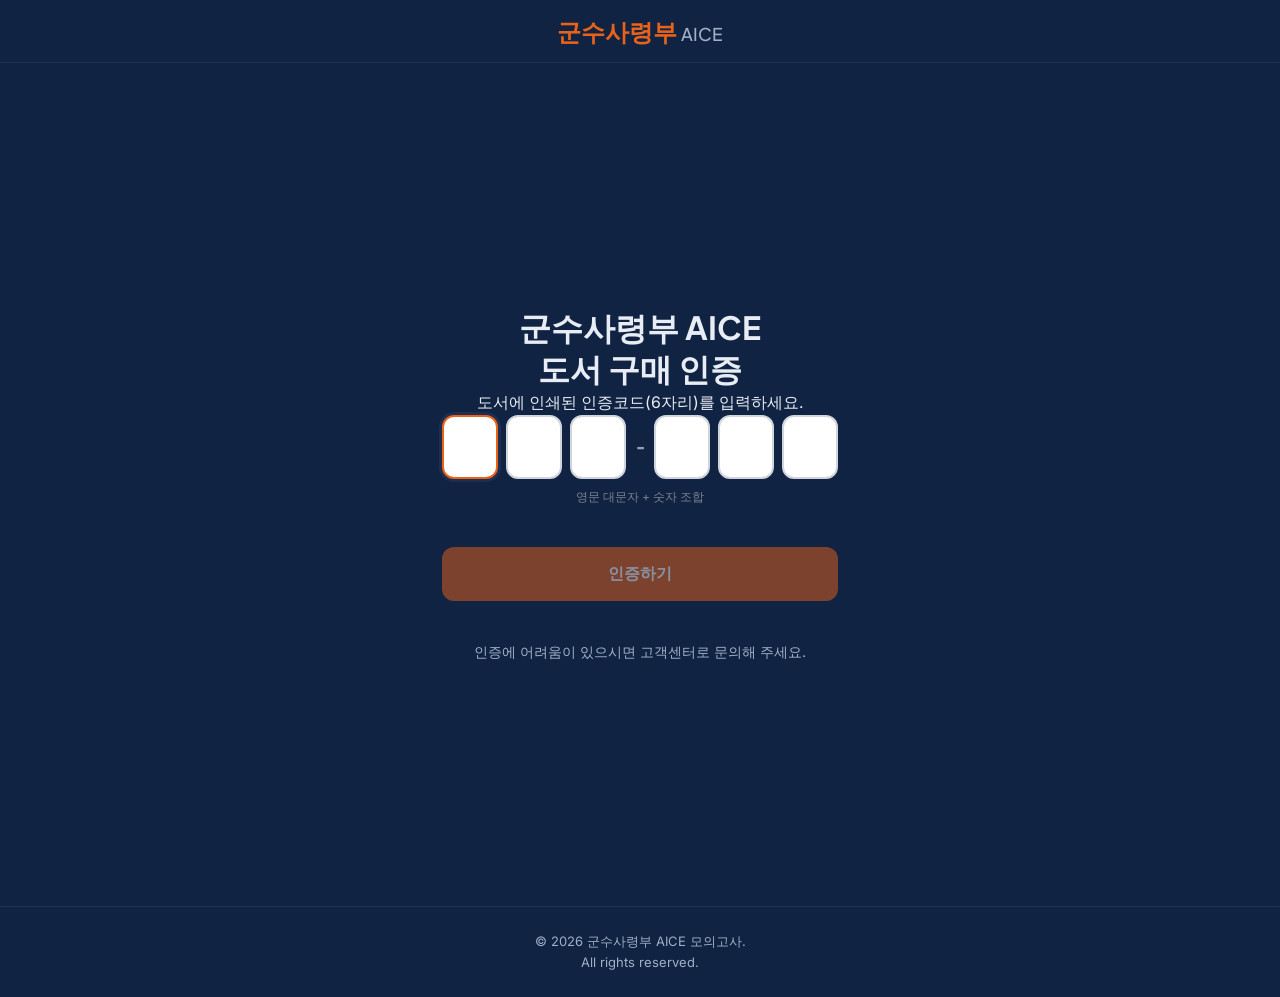
<file: index.html>
<!DOCTYPE html>
<html lang="ko">
<head>
  <meta charset="UTF-8">
  <meta name="viewport" content="width=device-width, initial-scale=1.0">
  <title>AICE 가상 모의고사</title>
  <meta name="description" content="AICE 자격증 가상 모의고사 - 도서 구매자 전용 학습 서비스">
  <style>
    body { margin: 0; display: flex; align-items: center; justify-content: center; min-height: 100vh; font-family: system-ui, sans-serif; background: #fbf8ff; color: #31323b; }
    .loading { text-align: center; }
    .spinner { width: 32px; height: 32px; border: 3px solid #ddd; border-top-color: #4f5d8c; border-radius: 50%; animation: spin 0.6s linear infinite; margin: 0 auto 1rem; }
    @keyframes spin { to { transform: rotate(360deg); } }
  </style>
  <script>
    (function () {
      var isMobile = /Android|iPhone|iPad|iPod|webOS|BlackBerry|Opera Mini|IEMobile/i.test(navigator.userAgent)
        || window.innerWidth < 768;

      if (isMobile) {
        window.location.replace('mobile.html');
        return;
      }

      try {
        var auth = JSON.parse(localStorage.getItem('aice_auth'));
        if (auth && auth.authenticated) {
          window.location.replace('lobby.html');
          return;
        }
      } catch (e) {}

      window.location.replace('auth.html');
    })();
  </script>
</head>
<body>
  <div class="loading">
    <div class="spinner"></div>
    <p>로딩 중...</p>
  </div>
</body>
</html>
</file>
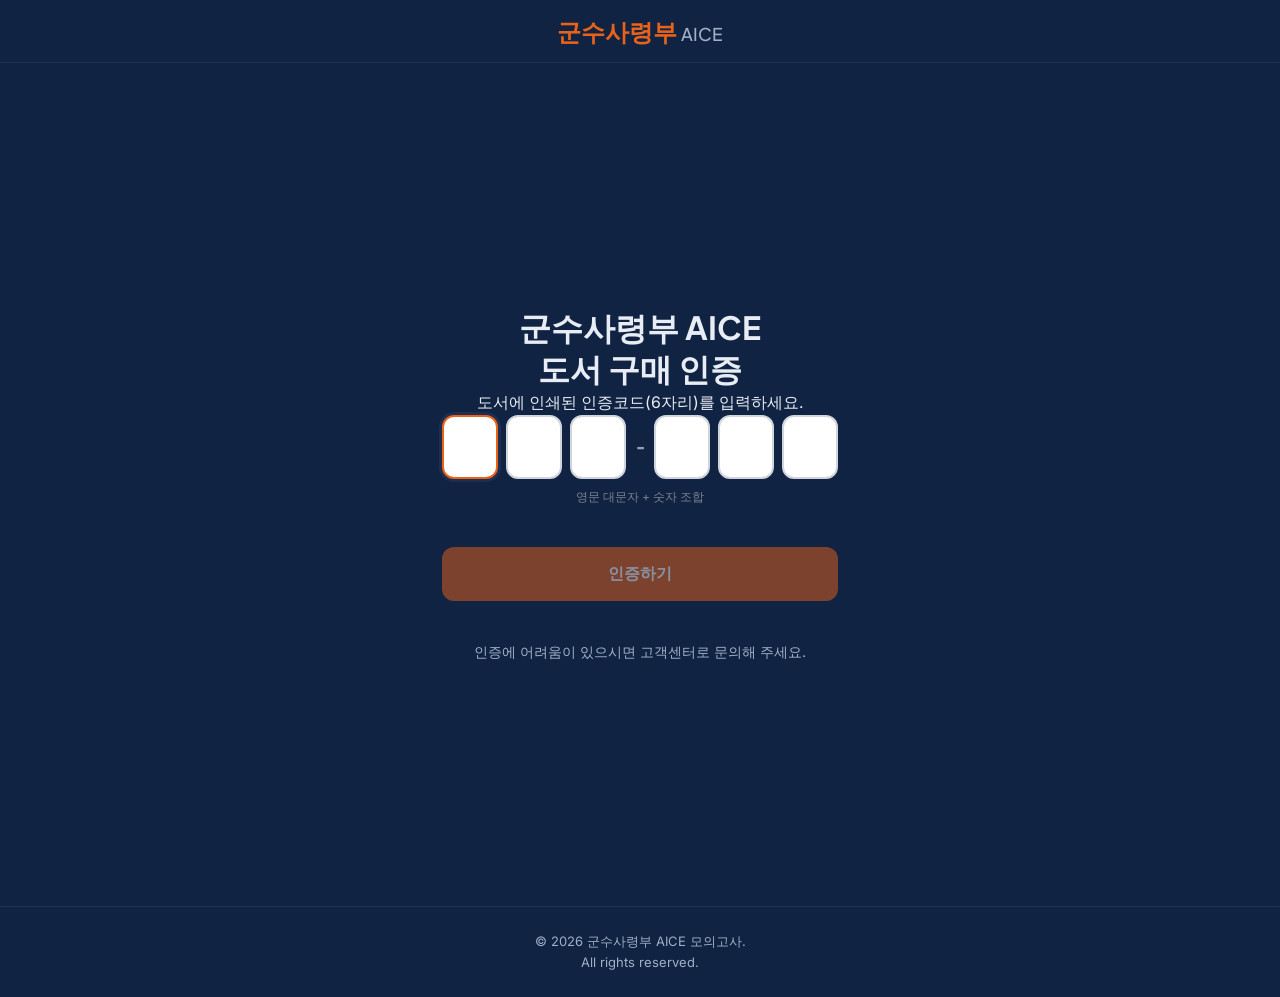
<file: auth.html>
<!DOCTYPE html>
<html lang="ko">
<head>
  <meta charset="UTF-8">
  <meta name="viewport" content="width=device-width, initial-scale=1.0">
  <title>AICE 모의고사 - 도서 인증</title>
  <meta name="description" content="AICE 가상 모의고사 서비스 - 도서 인증 후 학습을 시작하세요.">
  <link rel="icon" type="image/jpeg" href="assets/favicon.jpg">
  <meta property="og:title" content="AICE 가상 모의고사">
  <meta property="og:description" content="AICE 자격증 모의고사 - 14문항 데이터 분석 실전 연습">
  <meta property="og:image" content="assets/og-image.jpg">
  <meta property="og:type" content="website">
  <!-- Fonts -->
  <link rel="preconnect" href="https://fonts.googleapis.com">
  <link rel="preconnect" href="https://fonts.gstatic.com" crossorigin>
  <link href="https://fonts.googleapis.com/css2?family=Plus+Jakarta+Sans:wght@400;500;600;700;800&family=Inter:wght@400;500;600&family=Space+Grotesk:wght@400;500;600;700&family=Manrope:wght@400;500;600;700&family=JetBrains+Mono:wght@400;500;700&display=swap" rel="stylesheet">
  <!-- FOUC prevention: apply theme before paint -->
  <link rel="stylesheet" href="css/theme-a.css">
  <link rel="stylesheet" href="css/base.css">
</head>
<body>
  <!-- Header -->
  <header class="header" style="justify-content: center;">
    <div class="logo">군수사령부 <span class="logo-sub">AICE</span></div>
  </header>

  <!-- Main Content -->
  <main style="min-height: calc(100vh - 57px); display: flex; align-items: center; justify-content: center;">
    <div class="container-narrow text-center">
      <div class="animate-in">
        <!-- Auth Card (white background) -->
        <div class="auth-card">
          <h1 class="auth-card-title">군수사령부 AICE<br>도서 구매 인증</h1>
          <p class="auth-card-desc">
            도서에 인쇄된 인증코드(6자리)를 입력하세요.
          </p>

          <!-- OTP Input -->
          <form id="auth-form" autocomplete="off">
            <div class="flex flex-center gap-sm" id="otp-container" style="margin-bottom: 0.5rem;">
              <input type="text" class="otp-input" maxlength="1" inputmode="text" autocomplete="off" data-index="0" aria-label="인증코드 1자리">
              <input type="text" class="otp-input" maxlength="1" inputmode="text" autocomplete="off" data-index="1" aria-label="인증코드 2자리">
              <input type="text" class="otp-input" maxlength="1" inputmode="text" autocomplete="off" data-index="2" aria-label="인증코드 3자리">
              <div style="width: 12px; display: flex; align-items: center; justify-content: center; color: #9aa0a8; font-size: 1.25rem; font-weight: 700;">-</div>
              <input type="text" class="otp-input" maxlength="1" inputmode="text" autocomplete="off" data-index="3" aria-label="인증코드 4자리">
              <input type="text" class="otp-input" maxlength="1" inputmode="text" autocomplete="off" data-index="4" aria-label="인증코드 5자리">
              <input type="text" class="otp-input" maxlength="1" inputmode="text" autocomplete="off" data-index="5" aria-label="인증코드 6자리">
            </div>

            <p class="text-xs" style="margin-bottom: 1.5rem; color: #7a8290;">영문 대문자 + 숫자 조합</p>

            <div class="error-msg" id="error-msg">인증 코드가 올바르지 않습니다.</div>

            <button type="submit" class="btn btn-primary btn-lg w-full" id="verify-btn" disabled style="margin-top: 1rem;">
              인증하기
            </button>

            <p class="text-xs" id="lockout-msg" style="margin-top: 0.75rem; display: none; color: #7a8290;"></p>
          </form>
        </div>

        <!-- Help text (navy background) -->
        <div style="margin-top: 2.5rem;">
          <p class="text-sm text-muted">인증에 어려움이 있으시면 고객센터로 문의해 주세요.</p>
        </div>
      </div>
    </div>
  </main>

  <footer class="footer">&copy; 2026 군수사령부 AICE 모의고사.<br>All rights reserved.</footer>

  <!-- Toast -->
  <div class="toast" id="toast"></div>

  <script src="js/auth.js"></script>
  <script src="js/protection.js"></script>
</body>
</html>
</file>
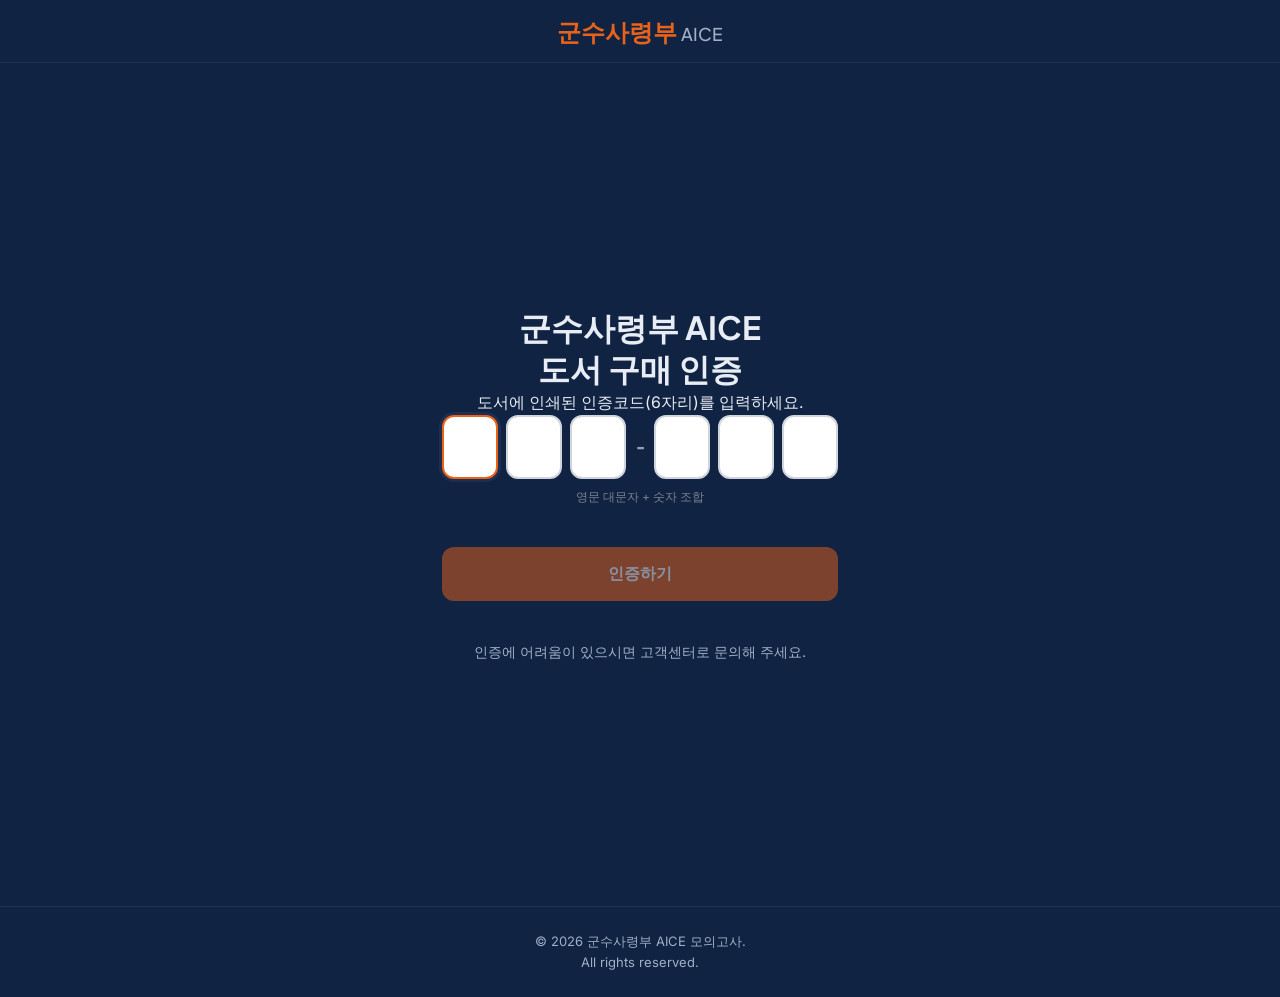
<file: lobby.html>
<!DOCTYPE html>
<html lang="ko">
<head>
  <meta charset="UTF-8">
  <meta name="viewport" content="width=device-width, initial-scale=1.0">
  <title>AICE 모의고사 - 학습 로비</title>
  <link rel="icon" type="image/jpeg" href="assets/favicon.jpg">
  <meta property="og:title" content="AICE 가상 모의고사">
  <meta property="og:description" content="AICE 자격증 모의고사 - 14문항 데이터 분석 실전 연습">
  <meta property="og:image" content="assets/og-image.jpg">
  <meta property="og:type" content="website">
  <link rel="preconnect" href="https://fonts.googleapis.com">
  <link rel="preconnect" href="https://fonts.gstatic.com" crossorigin>
  <link href="https://fonts.googleapis.com/css2?family=Plus+Jakarta+Sans:wght@400;500;600;700;800&family=Inter:wght@400;500;600&family=Space+Grotesk:wght@400;500;600;700&family=Manrope:wght@400;500;600;700&display=swap" rel="stylesheet">
  <link rel="stylesheet" href="css/theme-a.css">
  <link rel="stylesheet" href="css/base.css">
</head>
<body>
  <!-- Auth Guard -->
  <script>
    (function(){
      try {
        var auth = JSON.parse(localStorage.getItem('aice_auth'));
        if (!auth || !auth.authenticated) { window.location.replace('auth.html'); }
      } catch(e) { window.location.replace('auth.html'); }
    })();
  </script>

  <!-- Header -->
  <header class="header">
    <div class="logo">군수사령부 AICE</div>
    <div class="header-search">
      <input type="text" placeholder="허용 라이브러리(NumPy, pandas 등) 공식 문서 검색" disabled>
      <span class="header-search-icon">🔍</span>
    </div>
    <div class="header-actions">
      <button class="btn btn-ghost btn-sm" id="logout-btn">로그아웃</button>
    </div>
  </header>

  <!-- Main -->
  <main class="lobby-main">
  <div class="container" style="padding-top: 2rem; padding-bottom: 3rem;">
    <div class="lobby-layout">
      <!-- Left: Exam Cards Grid -->
      <div class="lobby-cards">
        <div class="grid grid-2" id="exam-grid">
          <!-- Rendered by JS -->
        </div>
      </div>

      <!-- Right: Sidebar Stats -->
      <div class="lobby-sidebar">
        <div class="lobby-stat-card">
          <h3>전체 통계</h3>
          <div class="lobby-stat-row">
            <span>전체 회차</span>
            <span id="stat-total-exams">8</span>
          </div>
          <div class="lobby-stat-row">
            <span>활성 회차</span>
            <span id="stat-active-exams">1</span>
          </div>
          <div class="lobby-stat-row">
            <span>총 문항 수</span>
            <span id="stat-total-questions">14</span>
          </div>
        </div>
        <div class="lobby-stat-card">
          <h3>내 점수 기록<br><small style="font-weight:400; color:#7a8290;">(Local Storage)</small></h3>
          <div class="lobby-stat-row">
            <span>학습 완료 문항</span>
            <span id="stat-viewed">0</span>
          </div>
          <div class="lobby-stat-row">
            <span>진행률</span>
            <span id="stat-progress">0%</span>
          </div>
        </div>
      </div>
    </div>
  </div>
  </main>

  <footer class="footer">&copy; 2026 군수사령부 AICE 모의고사. All rights reserved.</footer>

  <!-- Toast -->
  <div class="toast" id="toast"></div>

  <script src="js/colab-notice.js"></script>
  <script src="js/lobby.js"></script>
  <script src="js/protection.js"></script>
</body>
</html>
</file>
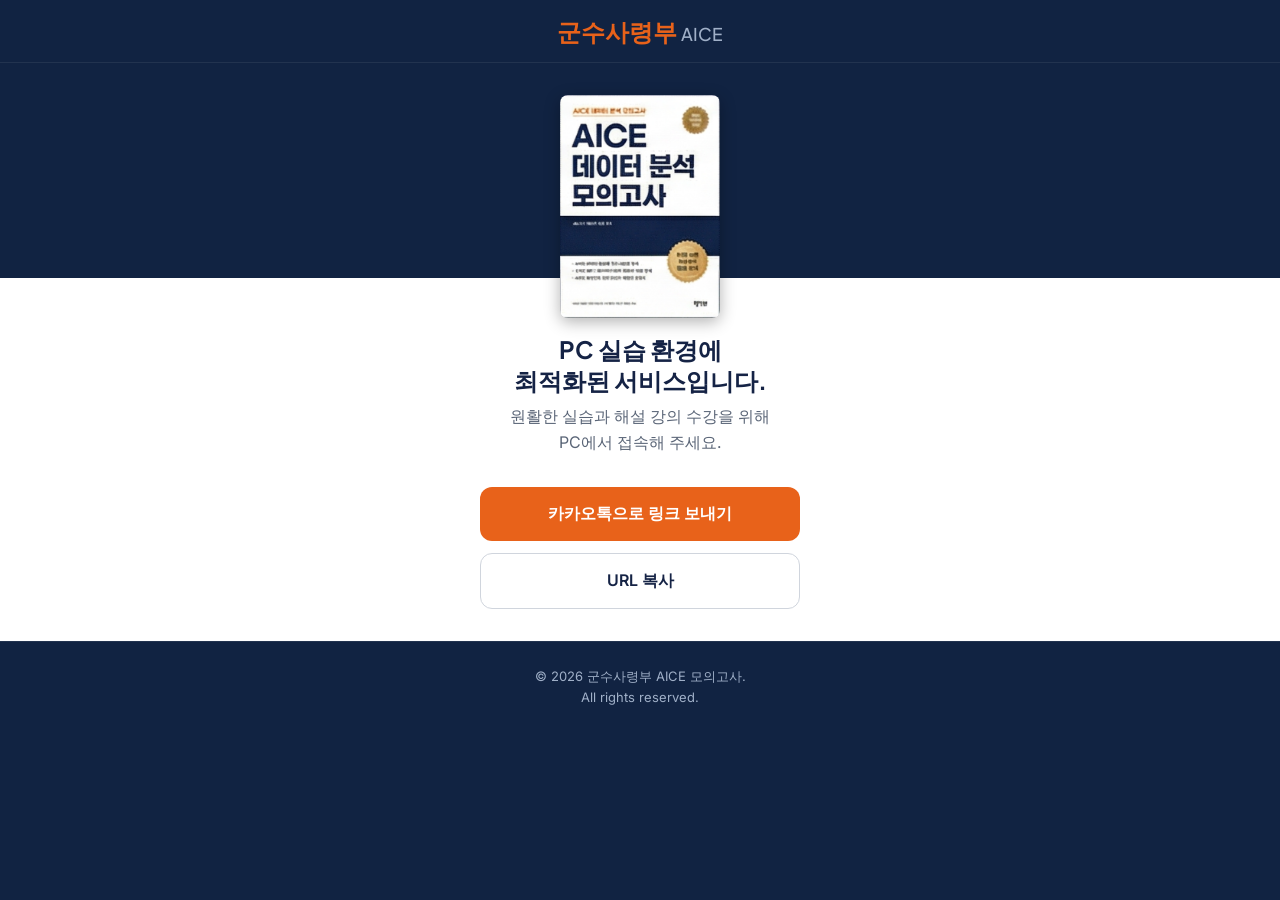
<file: mobile.html>
<!DOCTYPE html>
<html lang="ko">
<head>
  <meta charset="UTF-8">
  <meta name="viewport" content="width=device-width, initial-scale=1.0">
  <title>AICE 모의고사 - 모바일 안내</title>
  <meta name="description" content="AICE 가상 모의고사는 PC 환경에서 최적화되어 있습니다.">
  <link rel="icon" type="image/jpeg" href="assets/favicon.jpg">
  <meta property="og:title" content="AICE 가상 모의고사">
  <meta property="og:description" content="AICE 자격증 모의고사 - 14문항 데이터 분석 실전 연습">
  <meta property="og:image" content="assets/og-image.jpg">
  <meta property="og:type" content="website">
  <link rel="preconnect" href="https://fonts.googleapis.com">
  <link rel="preconnect" href="https://fonts.gstatic.com" crossorigin>
  <link href="https://fonts.googleapis.com/css2?family=Plus+Jakarta+Sans:wght@400;500;600;700;800&family=Inter:wght@400;500;600&family=Space+Grotesk:wght@400;500;600;700&family=Manrope:wght@400;500;600;700&display=swap" rel="stylesheet">
  <link rel="stylesheet" href="css/theme-a.css">
  <link rel="stylesheet" href="css/base.css">
  <style>
    .mobile-hero {
      display: flex;
      flex-direction: column;
      align-items: stretch;
      justify-content: flex-start;
      padding: 0;
      text-align: center;
    }
    .mobile-icon {
      font-size: 4rem;
      margin-bottom: 1.5rem;
    }
    .mobile-actions {
      display: flex;
      flex-direction: column;
      gap: 0.75rem;
      width: 100%;
      max-width: 320px;
      margin: 2rem auto 0;
    }
    .feature-list {
      list-style: none;
      text-align: left;
      margin: 2rem 0;
      max-width: 320px;
    }
    .feature-list li {
      display: flex;
      align-items: flex-start;
      gap: 0.75rem;
      padding: 0.5rem 0;
      font-size: 0.9375rem;
      color: var(--color-on-surface-variant);
    }
    .feature-list li .icon {
      flex-shrink: 0;
      width: 24px;
      text-align: center;
    }
  </style>
</head>
<body>
  <!-- Header -->
  <header class="header" style="justify-content: center;">
    <div class="logo">군수사령부 <span class="logo-sub">AICE</span></div>
  </header>

  <div class="mobile-hero" style="padding: 0;">
    <div class="animate-in" style="width: 100%;">
      <!-- Book Cover (navy background, image overlaps into white) -->
      <div style="background: var(--color-surface); padding: 2rem 1.5rem 0; text-align: center;">
        <img src="assets/book-cover.png" alt="AICE 데이터 분석 모의고사" style="width: 160px; margin: 0 auto; border-radius: 8px; box-shadow: 0 4px 16px rgba(0,0,0,0.3); position: relative; margin-bottom: -40px;">
      </div>

      <!-- White section: text + buttons -->
      <div style="background: #ffffff; padding: 3.5rem 1.5rem 2rem; text-align: center;">
        <h1 style="margin-bottom: 0.5rem; font-size: 1.5rem; color: #152345;">PC 실습 환경에<br>최적화된 서비스입니다.</h1>
        <p style="max-width: 300px; margin: 0 auto 2rem; color: #5a6577;">
          원활한 실습과 해설 강의 수강을 위해<br>PC에서 접속해 주세요.
        </p>

        <div class="mobile-actions" style="margin-top: 0;">
          <button class="btn btn-primary btn-lg w-full" id="share-btn">
            카카오톡으로 링크 보내기
          </button>
          <button class="btn btn-secondary btn-lg w-full" id="copy-link-btn" style="background: #ffffff; color: #152345; border: 1px solid #d0d5dd;">
            URL 복사
          </button>
        </div>
      </div>

    </div>
  </div>

  <footer class="footer">&copy; 2026 군수사령부 AICE 모의고사.<br>All rights reserved.</footer>

  <!-- Toast -->
  <div class="toast" id="toast"></div>

  <script>
    // Link copy
    document.getElementById('copy-link-btn').addEventListener('click', function () {
      var url = window.location.origin + window.location.pathname.replace(/mobile\.html$/, '');
      if (navigator.clipboard) {
        navigator.clipboard.writeText(url).then(function () {
          showToast('링크가 복사되었습니다!');
        });
      } else {
        // Fallback
        var ta = document.createElement('textarea');
        ta.value = url;
        document.body.appendChild(ta);
        ta.select();
        document.execCommand('copy');
        document.body.removeChild(ta);
        showToast('링크가 복사되었습니다!');
      }
    });

    // Web Share API
    document.getElementById('share-btn').addEventListener('click', function () {
      var url = window.location.origin + window.location.pathname.replace(/mobile\.html$/, '');
      if (navigator.share) {
        navigator.share({
          title: 'AICE 가상 모의고사',
          text: 'AICE 자격증 모의고사 연습 - PC에서 접속하세요!',
          url: url
        }).catch(function () {});
      } else {
        // Fallback: copy link
        if (navigator.clipboard) {
          navigator.clipboard.writeText(url);
        }
        showToast('이 브라우저에서는 링크 복사로 대체됩니다.');
      }
    });

    function showToast(msg) {
      var toast = document.getElementById('toast');
      toast.textContent = msg;
      toast.classList.add('show');
      setTimeout(function () { toast.classList.remove('show'); }, 2000);
    }
  </script>
</body>
</html>
</file>
<file: css/theme-a.css>
/* Theme: Military AICE (Navy + White Card + Orange Accent) */
/* 클라이언트 이미지 픽셀 추출 기반 색상 */
:root {
  /* Primary - Orange accent (버튼) */
  --color-primary: #e8621a;
  --color-primary-dim: #d35400;
  --color-primary-container: #f45e07;
  --color-on-primary: #ffffff;
  --color-on-primary-container: #ffffff;

  /* Secondary */
  --color-secondary: #4a5a6d;
  --color-secondary-dim: #3d4e60;
  --color-secondary-container: #e8ecf1;
  --color-on-secondary: #112342;

  /* Tertiary */
  --color-tertiary: #f39c12;
  --color-tertiary-container: #fde8c0;
  --color-on-tertiary-container: #5a3210;

  /* Surface & Background - Navy */
  --color-surface: #112342;
  --color-surface-dim: #0b1c3d;
  --color-surface-container: #152345;
  --color-surface-container-low: #0f2040;
  --color-surface-container-high: #1a2d50;
  --color-surface-container-highest: #203558;
  --color-surface-container-lowest: #091530;
  --color-background: #112342;

  /* Text */
  --color-on-surface: #e8ecf5;
  --color-on-surface-variant: #a0b0c8;
  --color-on-background: #e8ecf5;

  /* Outline */
  --color-outline: #4a5a6d;
  --color-outline-variant: rgba(74, 90, 109, 0.3);

  /* Status */
  --color-error: #e74c3c;
  --color-error-container: #4a1515;
  --color-success: #27ae60;
  --color-success-light: #e8f5e9;
  --color-warning: #f39c12;

  /* Inverse */
  --color-inverse-surface: #e8ecf5;
  --color-inverse-on-surface: #112342;

  /* Typography */
  --font-headline: 'Plus Jakarta Sans', sans-serif;
  --font-body: 'Inter', sans-serif;
  --font-label: 'Inter', sans-serif;
  --font-code: 'JetBrains Mono', 'Fira Code', monospace;

  /* Shape */
  --radius-sm: 0.5rem;
  --radius-md: 0.75rem;
  --radius-lg: 1rem;
  --radius-xl: 1.25rem;
  --radius-full: 9999px;

  /* Elevation */
  --shadow-sm: 0 1px 4px rgba(0,0,0,0.2);
  --shadow-md: 0 2px 12px rgba(0,0,0,0.25);
  --shadow-lg: 0 4px 24px rgba(0,0,0,0.3);

  /* Glassmorphism */
  --glass-bg: transparent;
  --glass-border: transparent;
  --glass-blur: 0;

  /* Specific component tokens */
  --card-bg: #ffffff;
  --card-border: rgba(0, 0, 0, 0.06);
  --card-hover-shadow: 0 2px 12px rgba(0,0,0,0.15);
  --input-bg: #ffffff;
  --input-border: #d0d5dd;
  --input-focus-border: #e8621a;
  --badge-bg: #fff3e0;
  --badge-text: #d35400;
  --code-bg: #1e1e2e;
  --code-text: #e8ecf5;
  --sidebar-bg: var(--color-surface-container);
  --sidebar-active-bg: #e8621a;
  --sidebar-active-text: #ffffff;
  --btn-primary-bg: #e8621a;
  --btn-primary-text: #ffffff;
  --btn-primary-hover: #d35400;
  --progress-bg: rgba(255,255,255,0.2);
  --progress-fill: #e8621a;
  --tooltip-bg: var(--color-surface-container-highest);
  --tooltip-text: var(--color-on-surface);
}
</file>
<file: css/base.css>
/* === Reset & Base === */
*, *::before, *::after {
  margin: 0;
  padding: 0;
  box-sizing: border-box;
}

html {
  font-size: 16px;
  scroll-behavior: smooth;
  -webkit-text-size-adjust: 100%;
}

body {
  font-family: var(--font-body);
  background-color: var(--color-background);
  color: var(--color-on-surface);
  line-height: 1.6;
  min-height: 100vh;
  transition: background-color 0.3s ease, color 0.3s ease;
}

a {
  color: var(--color-primary);
  text-decoration: none;
  transition: color 0.2s;
}

a:hover {
  color: var(--color-primary-dim);
}

img {
  max-width: 100%;
  height: auto;
  display: block;
}

button {
  cursor: pointer;
  border: none;
  font-family: inherit;
  font-size: inherit;
  transition: all 0.2s ease;
}

input {
  font-family: inherit;
  font-size: inherit;
  outline: none;
}

/* === Typography === */
h1, h2, h3, h4 {
  font-family: var(--font-headline);
  font-weight: 700;
  line-height: 1.3;
  color: var(--color-on-surface);
}

h1 { font-size: 2rem; }
h2 { font-size: 1.5rem; }
h3 { font-size: 1.25rem; }
h4 { font-size: 1.1rem; }

.text-sm { font-size: 0.875rem; }
.text-xs { font-size: 0.75rem; }
.text-lg { font-size: 1.125rem; }
.text-muted { color: var(--color-on-surface-variant); }

/* === Layout Utilities === */
.container {
  width: 100%;
  max-width: 1200px;
  margin: 0 auto;
  padding: 0 1.5rem;
}

.container-narrow {
  max-width: 480px;
  margin: 0 auto;
  padding: 0 1.5rem;
}

.flex { display: flex; }
.flex-col { flex-direction: column; }
.flex-center { align-items: center; justify-content: center; }
.flex-between { justify-content: space-between; }
.flex-wrap { flex-wrap: wrap; }
.gap-xs { gap: 0.25rem; }
.gap-sm { gap: 0.5rem; }
.gap-md { gap: 1rem; }
.gap-lg { gap: 1.5rem; }
.gap-xl { gap: 2rem; }
.items-center { align-items: center; }
.text-center { text-align: center; }

.grid {
  display: grid;
  gap: 1.5rem;
}

.grid-2 { grid-template-columns: repeat(2, 1fr); }
.grid-3 { grid-template-columns: repeat(3, 1fr); }

.w-full { width: 100%; }
.mx-auto { margin-left: auto; margin-right: auto; }
.mt-sm { margin-top: 0.5rem; }
.mt-md { margin-top: 1rem; }
.mt-lg { margin-top: 1.5rem; }
.mt-xl { margin-top: 2rem; }
.mb-sm { margin-bottom: 0.5rem; }
.mb-md { margin-bottom: 1rem; }
.mb-lg { margin-bottom: 1.5rem; }
.p-sm { padding: 0.5rem; }
.p-md { padding: 1rem; }
.p-lg { padding: 1.5rem; }
.p-xl { padding: 2rem; }

/* === Components: Header / Nav === */
.header {
  position: sticky;
  top: 0;
  z-index: 100;
  background: var(--color-surface);
  border-bottom: 1px solid var(--color-outline-variant);
  padding: 0.75rem 1.5rem;
  display: flex;
  align-items: center;
  justify-content: space-between;
  transition: background-color 0.3s ease;
}

.header .logo {
  font-family: var(--font-headline);
  font-weight: 800;
  font-size: 1.5rem;
  color: var(--color-primary);
}

.header .logo .logo-sub {
  color: var(--color-on-surface-variant);
  font-weight: 500;
  font-size: 1.1rem;
}

.header-actions {
  display: flex;
  align-items: center;
  gap: 0.75rem;
}

/* === Components: Theme Toggle === */
.theme-toggle {
  width: 40px;
  height: 40px;
  border-radius: var(--radius-full);
  background: var(--color-surface-container);
  display: flex;
  align-items: center;
  justify-content: center;
  font-size: 1.25rem;
  color: var(--color-on-surface-variant);
  border: 1px solid var(--color-outline-variant);
  transition: all 0.2s ease;
}

.theme-toggle:hover {
  background: var(--color-surface-container-high);
  color: var(--color-primary);
}

/* === Components: Card === */
.card {
  background: var(--card-bg);
  border-radius: var(--radius-lg);
  padding: 1.5rem;
  border: 1px solid var(--card-border);
  box-shadow: var(--shadow-sm);
  transition: box-shadow 0.2s ease, transform 0.2s ease;
}

.card:hover {
  box-shadow: var(--card-hover-shadow);
}

.card-clickable:hover {
  transform: translateY(-2px);
  cursor: pointer;
}

/* === Components: Button === */
.btn {
  display: inline-flex;
  align-items: center;
  justify-content: center;
  gap: 0.5rem;
  padding: 0.75rem 1.5rem;
  border-radius: var(--radius-md);
  font-weight: 600;
  font-family: var(--font-label);
  font-size: 0.9375rem;
  transition: all 0.2s ease;
  white-space: nowrap;
}

.btn-primary {
  background: var(--btn-primary-bg);
  color: var(--btn-primary-text);
}

.btn-primary:hover {
  background: var(--btn-primary-hover);
  transform: translateY(-1px);
}

.btn-secondary {
  background: var(--color-surface-container);
  color: var(--color-on-surface);
  border: 1px solid var(--color-outline-variant);
}

.btn-secondary:hover {
  background: var(--color-surface-container-high);
}

.btn-tertiary {
  background: var(--color-tertiary);
  color: #ffffff;
}

.btn-tertiary:hover {
  opacity: 0.9;
}

.btn-ghost {
  background: transparent;
  color: var(--color-primary);
  padding: 0.5rem 1rem;
}

.btn-ghost:hover {
  background: var(--color-surface-container);
}

.btn-sm {
  padding: 0.5rem 1rem;
  font-size: 0.8125rem;
}

.btn-lg {
  padding: 1rem 2rem;
  font-size: 1rem;
}

.btn:disabled {
  opacity: 0.5;
  cursor: not-allowed;
  transform: none;
}

.btn-icon {
  width: 40px;
  height: 40px;
  padding: 0;
  border-radius: var(--radius-full);
  display: inline-flex;
  align-items: center;
  justify-content: center;
}

/* === Components: Badge === */
.badge {
  display: inline-flex;
  align-items: center;
  padding: 0.25rem 0.75rem;
  border-radius: var(--radius-full);
  font-size: 0.75rem;
  font-weight: 600;
  font-family: var(--font-label);
  background: var(--badge-bg);
  color: var(--badge-text);
}

.badge-success {
  background: var(--color-success-light);
  color: var(--color-success);
}

.badge-warning {
  background: rgba(245, 158, 11, 0.15);
  color: var(--color-warning);
}

/* === Components: Input === */
.input {
  width: 100%;
  padding: 0.75rem 1rem;
  background: var(--input-bg);
  border: 2px solid var(--input-border);
  border-radius: var(--radius-md);
  color: var(--color-on-surface);
  font-size: 1rem;
  transition: border-color 0.2s ease, box-shadow 0.2s ease;
}

.input:focus {
  border-color: var(--input-focus-border);
  box-shadow: 0 0 0 3px rgba(79, 93, 140, 0.15);
}

/* OTP Input */
.otp-input {
  width: 3.5rem;
  height: 4rem;
  text-align: center;
  font-size: 1.5rem;
  font-weight: 700;
  font-family: var(--font-headline);
  text-transform: uppercase;
  background: var(--input-bg);
  border: 2px solid var(--input-border);
  border-radius: var(--radius-md);
  color: var(--color-on-surface);
  transition: all 0.2s ease;
}

.otp-input:focus {
  border-color: var(--color-primary);
  box-shadow: 0 0 0 3px rgba(79, 93, 140, 0.2);
}

.otp-input.error {
  border-color: var(--color-error);
  animation: shake 0.4s ease;
}

.otp-input.success {
  border-color: var(--color-success);
}

/* === Components: Progress Bar === */
.progress-bar {
  width: 100%;
  height: 8px;
  background: var(--progress-bg);
  border-radius: var(--radius-full);
  overflow: hidden;
}

.progress-bar-fill {
  height: 100%;
  background: var(--progress-fill);
  border-radius: var(--radius-full);
  transition: width 0.5s ease;
}

/* === Components: Accordion === */
.accordion {
  border: 1px solid var(--color-outline-variant);
  border-radius: var(--radius-md);
  overflow: hidden;
}

.accordion-header {
  width: 100%;
  padding: 1rem 1.25rem;
  background: var(--color-surface-container);
  color: var(--color-on-surface);
  font-weight: 600;
  font-family: var(--font-label);
  display: flex;
  align-items: center;
  justify-content: space-between;
  cursor: pointer;
  border: none;
  text-align: left;
  transition: background 0.2s;
}

.accordion-header:hover {
  background: var(--color-surface-container-high);
}

.accordion-icon {
  transition: transform 0.3s ease;
  font-size: 1.25rem;
  color: var(--color-on-surface-variant);
}

.accordion-header[aria-expanded="true"] .accordion-icon {
  transform: rotate(180deg);
}

.accordion-body {
  max-height: 0;
  overflow: hidden;
  transition: max-height 0.3s ease;
}

.accordion-body.open {
  max-height: 2000px;
}

.accordion-content {
  padding: 1.25rem;
}

/* === Components: Code Block === */
.code-block {
  position: relative;
  background: var(--code-bg);
  border-radius: var(--radius-md);
  overflow: hidden;
  margin: 1rem 0;
}

.code-block-header {
  display: flex;
  align-items: center;
  justify-content: space-between;
  padding: 0.5rem 1rem;
  background: rgba(0,0,0,0.2);
  font-size: 0.75rem;
  color: var(--color-on-surface-variant);
  font-family: var(--font-label);
}

.code-block pre {
  padding: 1rem;
  overflow-x: auto;
  font-family: var(--font-code);
  font-size: 0.875rem;
  line-height: 1.7;
  color: var(--code-text);
  margin: 0;
}

.code-block code {
  font-family: inherit;
}

.copy-btn {
  padding: 0.25rem 0.625rem;
  border-radius: var(--radius-sm);
  background: rgba(255,255,255,0.1);
  color: var(--color-on-surface-variant);
  font-size: 0.75rem;
  border: none;
  cursor: pointer;
  transition: all 0.2s;
}

.copy-btn:hover {
  background: rgba(255,255,255,0.2);
}

.copy-btn.copied {
  background: var(--color-success);
  color: #ffffff;
}

/* === Components: Sidebar (Viewer) === */
.viewer-layout {
  display: flex;
  min-height: calc(100vh - 57px);
}

.sidebar {
  width: 260px;
  flex-shrink: 0;
  background: var(--sidebar-bg);
  border-right: 1px solid var(--color-outline-variant);
  padding: 1rem 0.75rem;
  overflow-y: auto;
  position: sticky;
  top: 57px;
  height: calc(100vh - 57px);
}

.sidebar-title {
  font-family: var(--font-headline);
  font-size: 0.875rem;
  font-weight: 700;
  color: var(--color-on-surface-variant);
  padding: 0.5rem 0.75rem;
  margin-bottom: 0.5rem;
  text-transform: uppercase;
  letter-spacing: 0.05em;
}

.sidebar-item {
  display: flex;
  align-items: center;
  gap: 0.75rem;
  padding: 0.625rem 0.75rem;
  border-radius: var(--radius-md);
  cursor: pointer;
  transition: all 0.15s ease;
  font-size: 0.875rem;
  color: var(--color-on-surface-variant);
  border: none;
  background: transparent;
  width: 100%;
  text-align: left;
}

.sidebar-item:hover {
  background: var(--color-surface-container-high);
  color: var(--color-on-surface);
}

.sidebar-item.active {
  background: var(--sidebar-active-bg);
  color: var(--sidebar-active-text);
  font-weight: 600;
}

.sidebar-item .q-num {
  width: 28px;
  height: 28px;
  border-radius: var(--radius-sm);
  display: flex;
  align-items: center;
  justify-content: center;
  font-weight: 700;
  font-size: 0.75rem;
  background: var(--color-surface-container);
  flex-shrink: 0;
}

.sidebar-item.active .q-num {
  background: var(--color-primary);
  color: var(--color-on-primary);
}

.sidebar-item.viewed .q-num {
  background: var(--color-success);
  color: #ffffff;
}

.viewer-main {
  flex: 1;
  padding: 2rem;
  max-width: calc(100% - 260px);
  overflow-x: hidden;
}

/* === Components: Tip Box === */
.tip-box {
  padding: 1rem 1.25rem;
  border-radius: var(--radius-md);
  background: var(--color-tertiary-container);
  color: var(--color-on-tertiary-container);
  font-size: 0.875rem;
  line-height: 1.6;
  margin: 1rem 0;
  display: flex;
  gap: 0.75rem;
}

.tip-box .tip-icon {
  flex-shrink: 0;
  font-size: 1.25rem;
}

/* === Components: Answer Card === */
.answer-card {
  background: var(--color-primary-container);
  color: var(--color-on-primary-container);
  padding: 1.25rem;
  border-radius: var(--radius-md);
  margin: 1rem 0;
}

.answer-card .answer-label {
  font-family: var(--font-label);
  font-size: 0.75rem;
  font-weight: 700;
  text-transform: uppercase;
  letter-spacing: 0.05em;
  opacity: 0.7;
  margin-bottom: 0.5rem;
}

.answer-card .answer-value {
  font-family: var(--font-headline);
  font-size: 1.25rem;
  font-weight: 700;
}

/* === Components: Choice List === */
.choice-list {
  list-style: none;
  display: flex;
  flex-direction: column;
  gap: 0.5rem;
  margin: 1rem 0;
}

.choice-item {
  display: flex;
  align-items: flex-start;
  gap: 0.75rem;
  padding: 0.875rem 1rem;
  border-radius: var(--radius-md);
  border: 1px solid var(--color-outline-variant);
  font-size: 0.9375rem;
  transition: all 0.15s;
}

.choice-item .choice-num {
  width: 28px;
  height: 28px;
  border-radius: var(--radius-full);
  display: flex;
  align-items: center;
  justify-content: center;
  font-weight: 700;
  font-size: 0.8125rem;
  background: var(--color-surface-container);
  flex-shrink: 0;
}

.choice-item.correct {
  border-color: var(--color-success);
  background: var(--color-success-light);
}

.choice-item.correct .choice-num {
  background: var(--color-success);
  color: #ffffff;
}

.choice-item.wrong {
  border-color: var(--color-error);
  background: rgba(168, 56, 54, 0.08);
}

.choice-item.wrong .choice-num {
  background: var(--color-error);
  color: #ffffff;
}

.choice-clickable:hover {
  border-color: var(--color-primary);
  background: var(--color-surface-container);
  transform: translateX(4px);
}

/* === Components: Question Navigation === */
.question-nav {
  display: flex;
  justify-content: space-between;
  align-items: center;
  margin-top: 2rem;
  padding-top: 1.5rem;
  border-top: 1px solid var(--color-outline-variant);
}

/* === Components: Toast === */
.toast {
  position: fixed;
  bottom: 2rem;
  left: 50%;
  transform: translateX(-50%) translateY(100px);
  padding: 0.75rem 1.5rem;
  background: var(--color-inverse-surface);
  color: var(--color-inverse-on-surface);
  border-radius: var(--radius-md);
  font-size: 0.875rem;
  z-index: 1000;
  opacity: 0;
  transition: all 0.3s ease;
  pointer-events: none;
}

.toast.show {
  transform: translateX(-50%) translateY(0);
  opacity: 1;
}

/* === Components: Exam Card (Lobby) === */
.exam-card {
  position: relative;
  overflow: hidden;
}

.exam-card .flex.gap-sm {
  align-items: stretch;
}

.exam-card .flex.gap-sm .btn {
  display: flex;
  align-items: center;
  justify-content: center;
}

.exam-card .flex.gap-sm .btn.btn-colab {
  display: block;
  text-align: center;
  line-height: 1.3;
}

.colab-btn-sub {
  font-size: 0.75rem;
  opacity: 0.65;
}

.exam-card .exam-tags {
  display: flex;
  flex-wrap: wrap;
  gap: 0.375rem;
  margin: 0.75rem 0;
}

.exam-card .exam-tags .tag {
  font-size: 0.6875rem;
  padding: 0.125rem 0.5rem;
  border-radius: var(--radius-full);
  background: var(--color-surface-container-high);
  color: var(--color-on-surface-variant);
  font-family: var(--font-code);
}

.exam-card.disabled {
  opacity: 0.5;
  pointer-events: none;
}

.exam-card.disabled::after {
  content: '준비 중';
  position: absolute;
  top: 1rem;
  right: 1rem;
  padding: 0.25rem 0.75rem;
  border-radius: var(--radius-full);
  background: var(--color-surface-container-high);
  color: var(--color-on-surface-variant);
  font-size: 0.75rem;
  font-weight: 600;
}

/* === Components: Stats Grid === */
.stats-grid {
  display: grid;
  grid-template-columns: repeat(auto-fit, minmax(140px, 1fr));
  gap: 1rem;
}

.stat-card {
  background: var(--color-surface-container);
  border-radius: var(--radius-md);
  padding: 1rem;
  text-align: center;
}

.stat-card .stat-value {
  font-family: var(--font-headline);
  font-size: 1.5rem;
  font-weight: 800;
  color: var(--color-primary);
}

.stat-card .stat-label {
  font-size: 0.75rem;
  color: var(--color-on-surface-variant);
  margin-top: 0.25rem;
}

/* === Components: Demo Note === */
.demo-note {
  background: var(--color-surface-container);
  border: 1px dashed var(--color-outline-variant);
  border-radius: var(--radius-md);
  padding: 1.25rem;
  margin-top: 2rem;
  font-size: 0.8125rem;
  color: var(--color-on-surface-variant);
  line-height: 1.7;
}

.demo-note strong {
  color: var(--color-on-surface);
}

/* === Components: Error Message === */
.error-msg {
  color: var(--color-error);
  font-size: 0.875rem;
  margin-top: 0.75rem;
  display: none;
  text-align: center;
}

.error-msg.show {
  display: block;
  animation: fadeIn 0.3s ease;
}

/* === Animations === */
@keyframes shake {
  0%, 100% { transform: translateX(0); }
  20% { transform: translateX(-6px); }
  40% { transform: translateX(6px); }
  60% { transform: translateX(-4px); }
  80% { transform: translateX(4px); }
}

@keyframes fadeIn {
  from { opacity: 0; transform: translateY(8px); }
  to { opacity: 1; transform: translateY(0); }
}

@keyframes fadeInUp {
  from { opacity: 0; transform: translateY(20px); }
  to { opacity: 1; transform: translateY(0); }
}

.animate-in {
  animation: fadeInUp 0.4s ease forwards;
}

/* === Responsive === */
@media (max-width: 768px) {
  h1 { font-size: 1.5rem; }
  h2 { font-size: 1.25rem; }

  .grid-2, .grid-3 {
    grid-template-columns: 1fr;
  }

  .container {
    padding: 0 1rem;
  }

  .sidebar {
    display: none;
  }

  .viewer-main {
    max-width: 100%;
    padding: 1rem;
  }

  .mobile-q-nav {
    display: flex;
    overflow-x: auto;
    gap: 0.5rem;
    padding: 0.75rem 1rem;
    background: var(--color-surface-container);
    border-bottom: 1px solid var(--color-outline-variant);
    -webkit-overflow-scrolling: touch;
  }

  .mobile-q-nav .q-pill {
    flex-shrink: 0;
    padding: 0.375rem 0.75rem;
    border-radius: var(--radius-full);
    font-size: 0.8125rem;
    font-weight: 600;
    background: var(--color-surface-container-high);
    color: var(--color-on-surface-variant);
    border: none;
    cursor: pointer;
    white-space: nowrap;
  }

  .mobile-q-nav .q-pill.active {
    background: var(--color-primary);
    color: var(--color-on-primary);
  }

  .otp-input {
    width: 2.75rem;
    height: 3.25rem;
    font-size: 1.25rem;
  }
}

/* Hide mobile nav on desktop */
@media (min-width: 769px) {
  .mobile-q-nav {
    display: none;
  }
}

/* === Utility: hidden === */
/* === Components: Footer === */
.footer {
  padding: 1.5rem;
  text-align: center;
  font-size: 0.8125rem;
  color: var(--color-on-surface-variant);
  border-top: 1px solid var(--color-outline-variant);
  margin-top: auto;
}

.hidden { display: none !important; }
.sr-only {
  position: absolute;
  width: 1px;
  height: 1px;
  overflow: hidden;
  clip: rect(0,0,0,0);
  white-space: nowrap;
}

/* === Components: Modal (Colab Notice) === */
.modal-backdrop {
  position: fixed;
  inset: 0;
  background: rgba(0, 0, 0, 0.55);
  display: flex;
  align-items: center;
  justify-content: center;
  z-index: 2000;
  padding: 1rem;
  animation: fadeIn 0.2s ease;
}

.modal-card {
  background: var(--color-surface);
  border-radius: var(--radius-lg);
  border: 1px solid var(--color-outline-variant);
  box-shadow: 0 20px 60px rgba(0, 0, 0, 0.35);
  max-width: 540px;
  width: 100%;
  max-height: calc(100vh - 2rem);
  overflow-y: auto;
  animation: modalIn 0.25s ease;
}

@keyframes modalIn {
  from { opacity: 0; transform: translateY(12px) scale(0.98); }
  to { opacity: 1; transform: translateY(0) scale(1); }
}

.modal-header {
  display: flex;
  align-items: center;
  justify-content: space-between;
  padding: 1.25rem 1.5rem;
  border-bottom: 1px solid var(--color-outline-variant);
}

.modal-header h3 {
  margin: 0;
  font-size: 1.125rem;
  color: var(--color-on-surface);
}

.modal-close {
  width: 32px;
  height: 32px;
  border-radius: var(--radius-sm);
  background: transparent;
  color: var(--color-on-surface-variant);
  font-size: 1.5rem;
  display: flex;
  align-items: center;
  justify-content: center;
  line-height: 1;
}

.modal-close:hover {
  background: var(--color-surface-container);
  color: var(--color-on-surface);
}

.modal-body {
  padding: 1.25rem 1.5rem;
  font-size: 0.9375rem;
  line-height: 1.7;
  color: var(--color-on-surface);
}

.modal-body p {
  margin: 0 0 0.75rem;
}

.modal-body p:last-of-type {
  margin-bottom: 0;
}

.modal-body code {
  font-family: var(--font-code);
  font-size: 0.8125rem;
  padding: 0.125rem 0.375rem;
  background: var(--color-surface-container);
  border-radius: var(--radius-sm);
}

.modal-quote {
  margin: 0.75rem 0 1rem;
  padding: 0.75rem 1rem;
  border-left: 3px solid var(--color-warning, #f59e0b);
  background: var(--color-surface-container);
  color: var(--color-on-surface-variant);
  font-size: 0.875rem;
  border-radius: 0 var(--radius-sm) var(--radius-sm) 0;
  font-weight: 600;
}

/* Modal tip box — override default pink tertiary-container with light sky blue */
.modal-body .tip-box {
  background: #e0f2fe;
  color: #075985;
}

.modal-body .tip-box code {
  background: rgba(7, 89, 133, 0.12);
  color: #075985;
}

[data-theme="b"] .modal-body .tip-box {
  background: rgba(56, 189, 248, 0.12);
  color: #7dd3fc;
}

[data-theme="b"] .modal-body .tip-box code {
  background: rgba(125, 211, 252, 0.18);
  color: #bae6fd;
}

.modal-footer {
  display: flex;
  align-items: center;
  justify-content: space-between;
  gap: 1rem;
  padding: 1rem 1.5rem 1.25rem;
  border-top: 1px solid var(--color-outline-variant);
  flex-wrap: wrap;
}

.modal-checkbox {
  display: inline-flex;
  align-items: center;
  gap: 0.5rem;
  font-size: 0.875rem;
  color: var(--color-on-surface-variant);
  cursor: pointer;
  user-select: none;
}

.modal-checkbox input[type="checkbox"] {
  width: 16px;
  height: 16px;
  cursor: pointer;
  accent-color: var(--color-primary);
}

.modal-actions {
  display: flex;
  gap: 0.5rem;
}

@media (max-width: 480px) {
  .modal-footer {
    flex-direction: column;
    align-items: stretch;
  }
  .modal-actions {
    justify-content: flex-end;
  }
}
</file>
